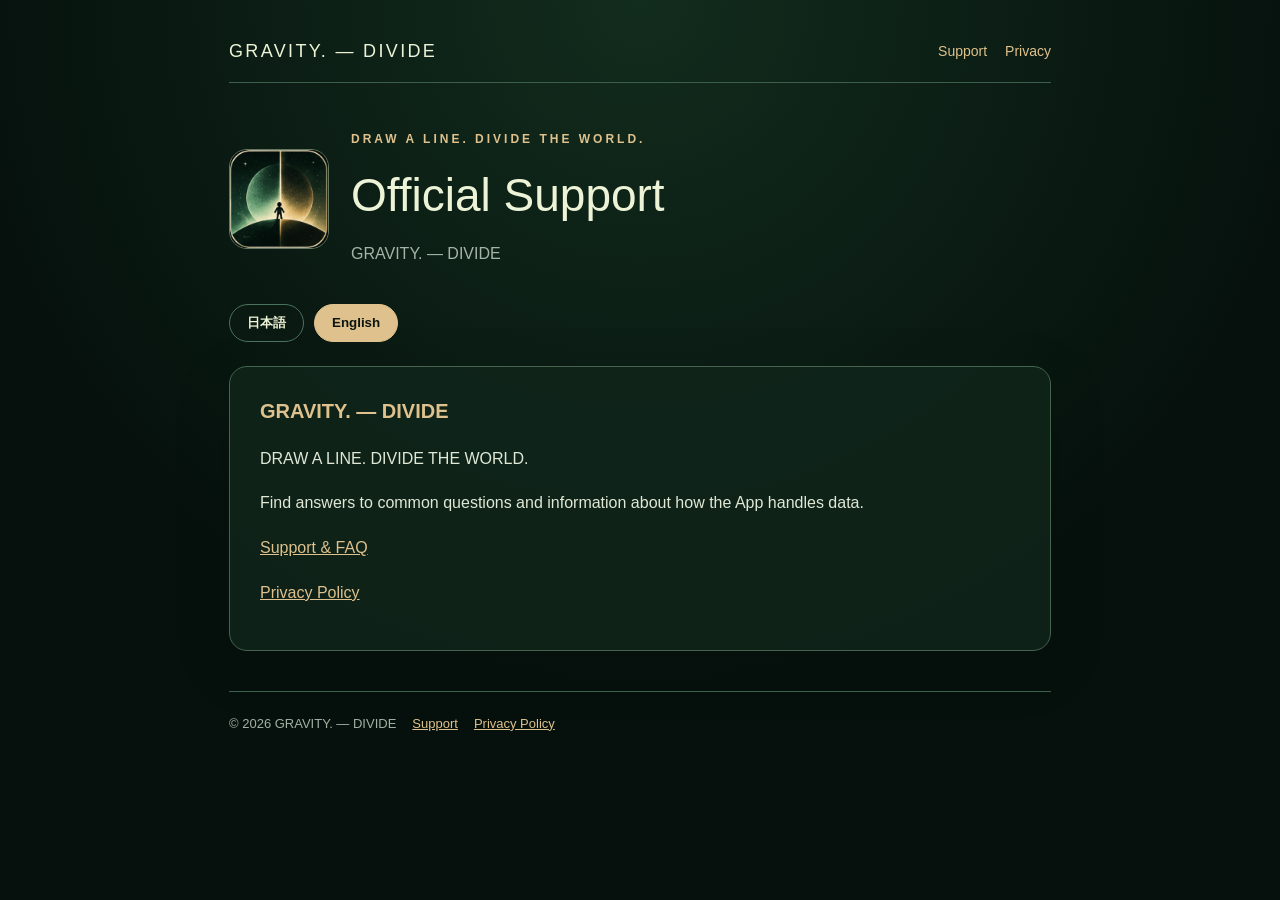
<file: index.html>
<!doctype html><html lang="ja"><head><meta charset="utf-8"><meta name="viewport" content="width=device-width,initial-scale=1"><meta name="color-scheme" content="dark"><meta name="theme-color" content="#06110d"><meta name="description" content="GRAVITY. — DIVIDE official support and privacy information"><link rel="icon" href="artwork.png"><link rel="stylesheet" href="style.css"></head><body data-title-ja="公式サポート" data-title-en="Official Support"><div class="shell"><nav class="nav"><a class="brand" href="index.html">GRAVITY. — DIVIDE</a><div class="navlinks"><a href="support.html" data-lang="ja">サポート</a><a href="support.html" data-lang="en" class="hide">Support</a><a href="privacy.html" data-lang="ja">プライバシー</a><a href="privacy.html" data-lang="en" class="hide">Privacy</a></div></nav><header class="hero"><img src="artwork.png" alt="GRAVITY. — DIVIDE icon"><div><div class="eyebrow">DRAW A LINE. DIVIDE THE WORLD.</div><h1 data-lang="ja">公式サポート</h1><h1 data-lang="en" class="hide">Official Support</h1><p>GRAVITY. — DIVIDE</p></div></header><div class="langrow" aria-label="Language"><button type="button" data-language-button="ja" aria-pressed="true">日本語</button><button type="button" data-language-button="en" aria-pressed="false">English</button></div><section class="content" data-lang="ja"><h2>GRAVITY. — DIVIDE</h2><p>線を引き、世界を分けろ。</p><p>ゲームに関するお問い合わせやプライバシー情報はこちらから確認できます。</p><p><a href="support.html?lang=ja">サポート・よくある質問</a></p><p><a href="privacy.html?lang=ja">プライバシーポリシー</a></p></section><section class="content hide" data-lang="en"><h2>GRAVITY. — DIVIDE</h2><p>DRAW A LINE. DIVIDE THE WORLD.</p><p>Find answers to common questions and information about how the App handles data.</p><p><a href="support.html?lang=en">Support & FAQ</a></p><p><a href="privacy.html?lang=en">Privacy Policy</a></p></section><footer><span>© 2026 GRAVITY. — DIVIDE</span><a href="support.html">Support</a><a href="privacy.html">Privacy Policy</a></footer></div><script src="site.js" defer></script></body></html>
</file>
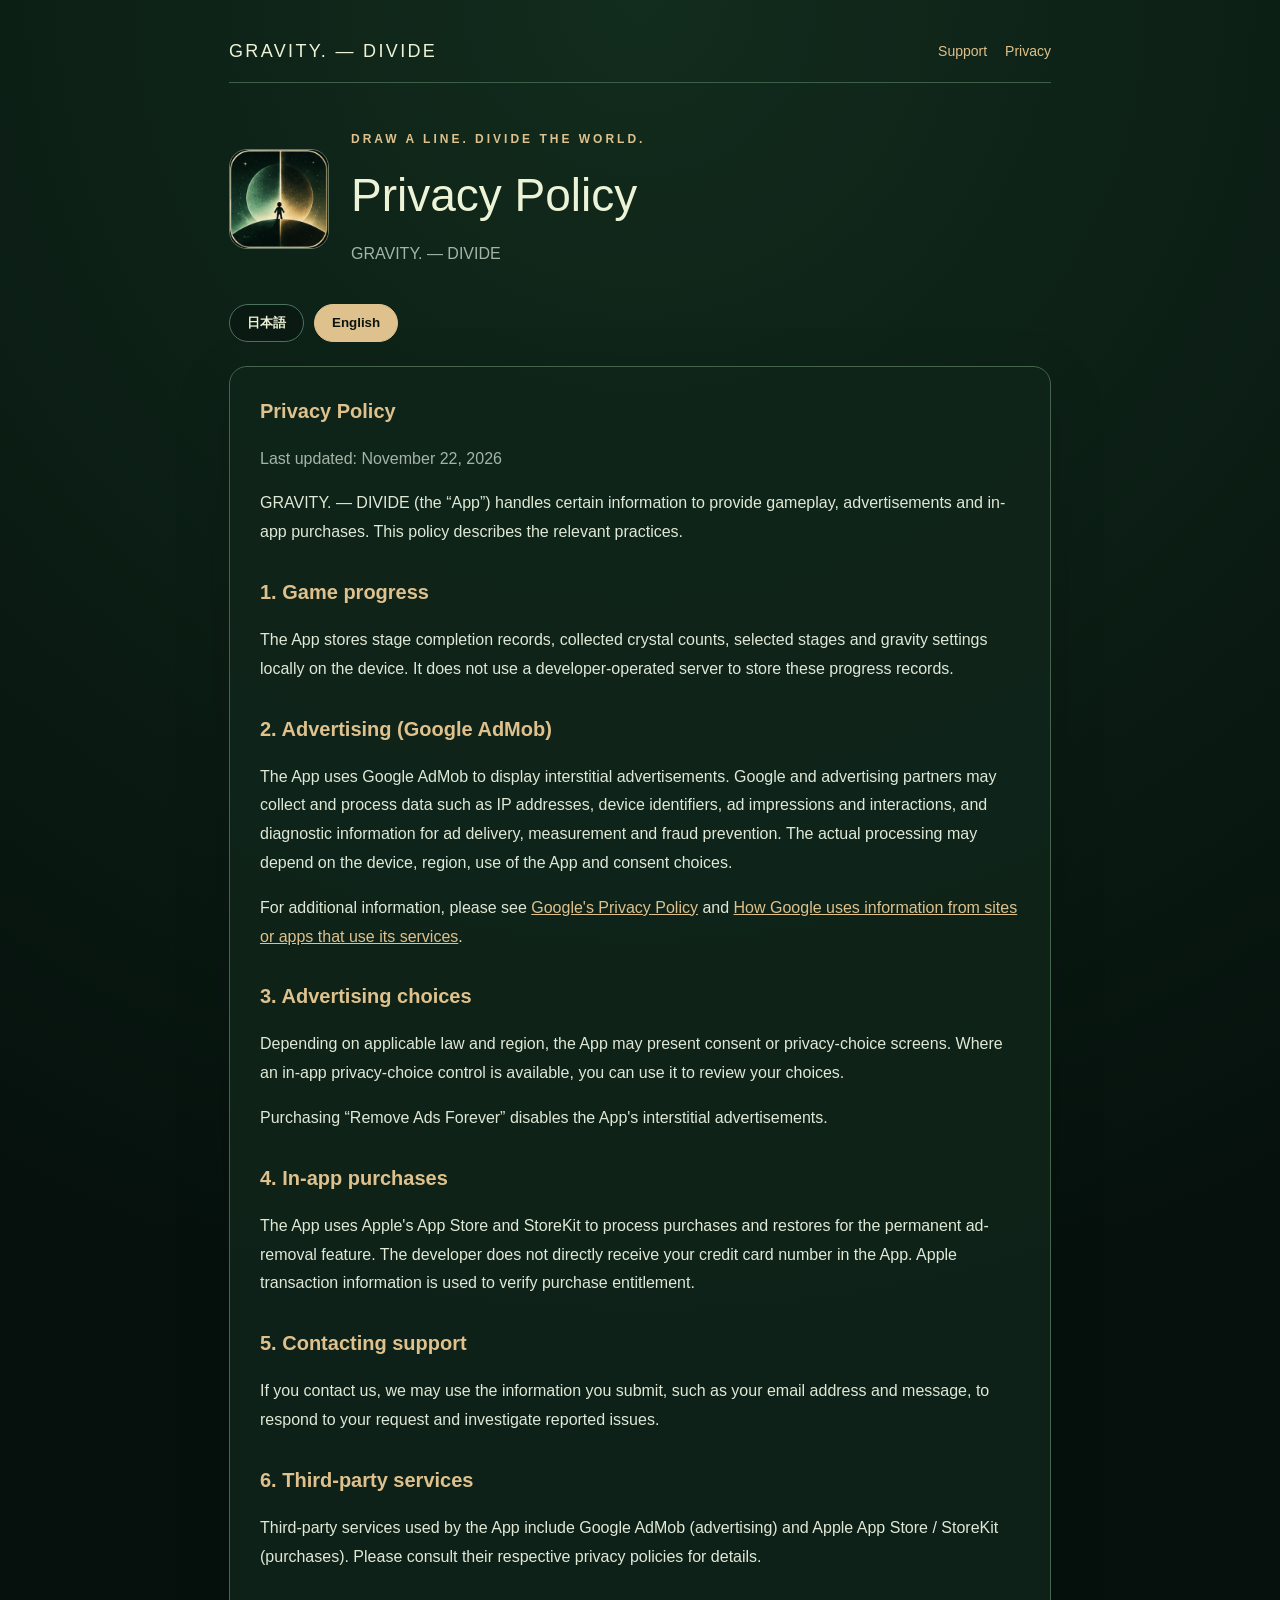
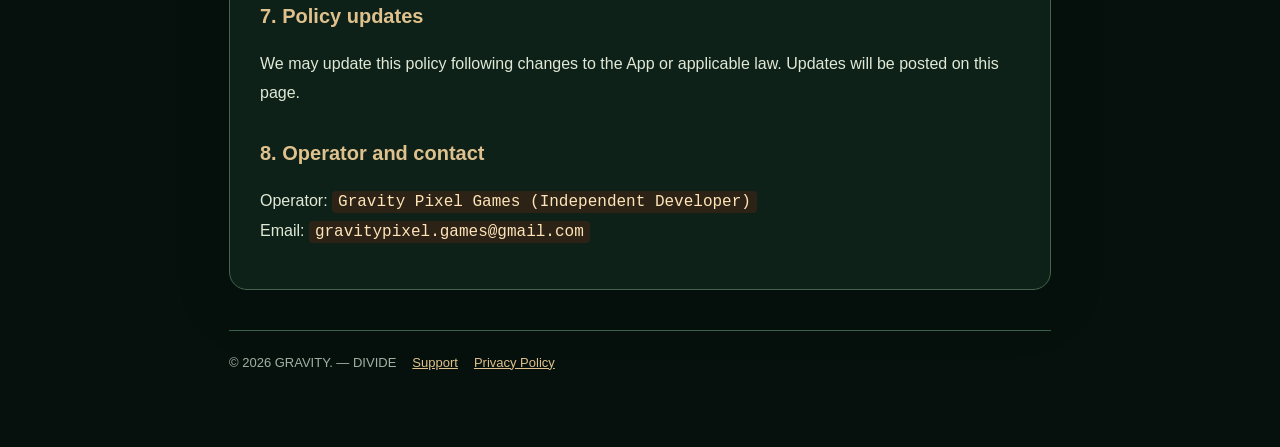
<file: privacy.html>
<!doctype html><html lang="ja"><head><meta charset="utf-8"><meta name="viewport" content="width=device-width,initial-scale=1"><meta name="color-scheme" content="dark"><meta name="theme-color" content="#06110d"><meta name="description" content="GRAVITY. — DIVIDE official support and privacy information"><link rel="icon" href="artwork.png"><link rel="stylesheet" href="style.css"></head><body data-title-ja="プライバシーポリシー" data-title-en="Privacy Policy"><div class="shell"><nav class="nav"><a class="brand" href="index.html">GRAVITY. — DIVIDE</a><div class="navlinks"><a href="support.html" data-lang="ja">サポート</a><a href="support.html" data-lang="en" class="hide">Support</a><a href="privacy.html" data-lang="ja">プライバシー</a><a href="privacy.html" data-lang="en" class="hide">Privacy</a></div></nav><header class="hero"><img src="artwork.png" alt="GRAVITY. — DIVIDE icon"><div><div class="eyebrow">DRAW A LINE. DIVIDE THE WORLD.</div><h1 data-lang="ja">プライバシーポリシー</h1><h1 data-lang="en" class="hide">Privacy Policy</h1><p>GRAVITY. — DIVIDE</p></div></header><div class="langrow" aria-label="Language"><button type="button" data-language-button="ja" aria-pressed="true">日本語</button><button type="button" data-language-button="en" aria-pressed="false">English</button></div><section class="content" data-lang="ja"><h2>プライバシーポリシー</h2><p class="muted">最終更新日：2026年11月22日</p><p>GRAVITY. — DIVIDE（以下「本アプリ」）では、ゲームの提供、広告表示、アプリ内課金のために必要な情報が取り扱われます。本ポリシーでは、その概要を説明します。</p>
<h2>1. ゲームの進行状況</h2><p>ステージクリア記録、クリスタルの取得記録、選択ステージ、重力設定などのゲーム進行情報を、端末内に保存します。これらの記録を保存するための独自の開発者サーバーは使用していません。</p>
<h2>2. 広告（Google AdMob）</h2><p>本アプリはGoogle AdMobを使用して全画面広告を配信します。広告の提供、効果測定、不正利用防止などのため、Googleや広告関連事業者がIPアドレス、端末識別子、広告の表示・操作情報、アプリの診断情報などを取得・処理する場合があります。処理される情報は利用状況や端末・地域、同意設定などにより異なります。</p><p>Googleの取扱いについては<a href="https://policies.google.com/privacy" target="_blank" rel="noopener noreferrer">Googleプライバシーポリシー</a>および<a href="https://policies.google.com/technologies/partner-sites" target="_blank" rel="noopener noreferrer">Googleのパートナーサービスに関する説明</a>をご確認ください。</p>
<h2>3. 広告に関する選択</h2><p>法令や配信地域の要件に応じて、広告の同意画面やプライバシーに関する選択肢が表示される場合があります。アプリ内で該当する選択肢が表示される場合は、そこから設定を見直せます。</p><p>「永久広告削除」を購入した場合は、本アプリの全画面広告を停止します。</p>
<h2>4. アプリ内購入</h2><p>永久広告削除の購入と復元には、AppleのApp Store／StoreKitを使用します。開発者がアプリ内でクレジットカード番号を直接受け取ることはありません。購入状態の確認には、Appleが提供する取引情報を使用します。</p>
<h2>5. お問い合わせ</h2><p>お問い合わせをいただいた場合、利用者が送信した内容やメールアドレスなどを、問い合わせへの回答や不具合調査に必要な範囲で利用することがあります。</p>
<h2>6. 第三者サービス</h2><p>本アプリが利用する第三者サービスは、Google AdMob（広告）とApple App Store／StoreKit（アプリ内課金）です。各サービスによる情報の取扱いについては、それぞれのポリシーをご確認ください。</p>
<h2>7. 改定</h2><p>本ポリシーは、アプリの機能や法令の変更等に伴い改定する場合があります。変更内容は本ページでご案内します。</p>
<h2>8. 運営者・連絡先</h2><p>運営者：<span class="contact-placeholder">Gravity Pixel Games（個人開発）</span><br>メール：<span class="contact-placeholder">gravitypixel.games@gmail.com</span></p></section><section class="content hide" data-lang="en"><h2>Privacy Policy</h2><p class="muted">Last updated: November 22, 2026</p><p>GRAVITY. — DIVIDE (the “App”) handles certain information to provide gameplay, advertisements and in-app purchases. This policy describes the relevant practices.</p>
<h2>1. Game progress</h2><p>The App stores stage completion records, collected crystal counts, selected stages and gravity settings locally on the device. It does not use a developer-operated server to store these progress records.</p>
<h2>2. Advertising (Google AdMob)</h2><p>The App uses Google AdMob to display interstitial advertisements. Google and advertising partners may collect and process data such as IP addresses, device identifiers, ad impressions and interactions, and diagnostic information for ad delivery, measurement and fraud prevention. The actual processing may depend on the device, region, use of the App and consent choices.</p><p>For additional information, please see <a href="https://policies.google.com/privacy" target="_blank" rel="noopener noreferrer">Google's Privacy Policy</a> and <a href="https://policies.google.com/technologies/partner-sites" target="_blank" rel="noopener noreferrer">How Google uses information from sites or apps that use its services</a>.</p>
<h2>3. Advertising choices</h2><p>Depending on applicable law and region, the App may present consent or privacy-choice screens. Where an in-app privacy-choice control is available, you can use it to review your choices.</p><p>Purchasing “Remove Ads Forever” disables the App's interstitial advertisements.</p>
<h2>4. In-app purchases</h2><p>The App uses Apple's App Store and StoreKit to process purchases and restores for the permanent ad-removal feature. The developer does not directly receive your credit card number in the App. Apple transaction information is used to verify purchase entitlement.</p>
<h2>5. Contacting support</h2><p>If you contact us, we may use the information you submit, such as your email address and message, to respond to your request and investigate reported issues.</p>
<h2>6. Third-party services</h2><p>Third-party services used by the App include Google AdMob (advertising) and Apple App Store / StoreKit (purchases). Please consult their respective privacy policies for details.</p>
<h2>7. Policy updates</h2><p>We may update this policy following changes to the App or applicable law. Updates will be posted on this page.</p>
<h2>8. Operator and contact</h2><p>Operator: <span class="contact-placeholder">Gravity Pixel Games (Independent Developer)</span><br>Email: <span class="contact-placeholder">gravitypixel.games@gmail.com</span></p></section><footer><span>© 2026 GRAVITY. — DIVIDE</span><a href="support.html">Support</a><a href="privacy.html">Privacy Policy</a></footer></div><script src="site.js" defer></script></body></html>
</file>
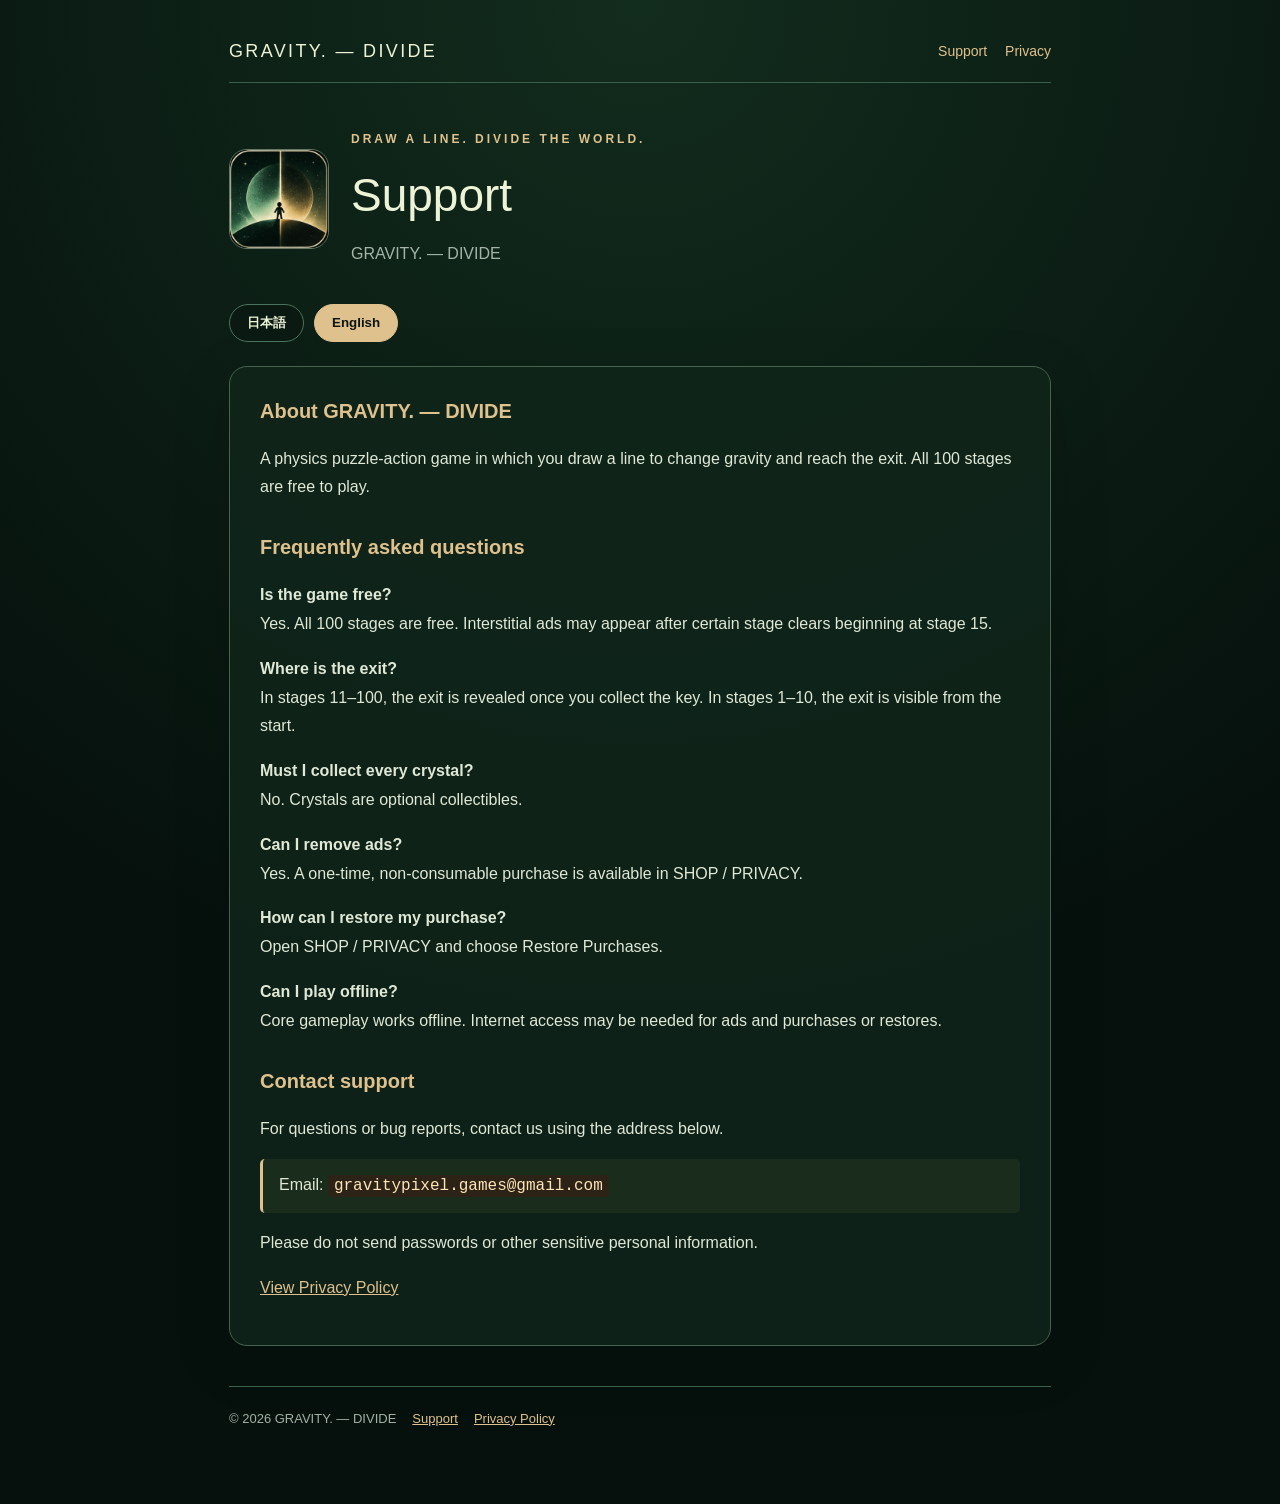
<file: support.html>
<!doctype html><html lang="ja"><head><meta charset="utf-8"><meta name="viewport" content="width=device-width,initial-scale=1"><meta name="color-scheme" content="dark"><meta name="theme-color" content="#06110d"><meta name="description" content="GRAVITY. — DIVIDE official support and privacy information"><link rel="icon" href="artwork.png"><link rel="stylesheet" href="style.css"></head><body data-title-ja="サポート" data-title-en="Support"><div class="shell"><nav class="nav"><a class="brand" href="index.html">GRAVITY. — DIVIDE</a><div class="navlinks"><a href="support.html" data-lang="ja">サポート</a><a href="support.html" data-lang="en" class="hide">Support</a><a href="privacy.html" data-lang="ja">プライバシー</a><a href="privacy.html" data-lang="en" class="hide">Privacy</a></div></nav><header class="hero"><img src="artwork.png" alt="GRAVITY. — DIVIDE icon"><div><div class="eyebrow">DRAW A LINE. DIVIDE THE WORLD.</div><h1 data-lang="ja">サポート</h1><h1 data-lang="en" class="hide">Support</h1><p>GRAVITY. — DIVIDE</p></div></header><div class="langrow" aria-label="Language"><button type="button" data-language-button="ja" aria-pressed="true">日本語</button><button type="button" data-language-button="en" aria-pressed="false">English</button></div><section class="content" data-lang="ja"><h2>GRAVITY. — DIVIDEについて</h2><p>一本の線で重力を操り、ゴールを目指す物理パズルアクションゲームです。全100ステージは無料でプレイできます。</p>
<h2>よくある質問</h2><p><strong>ゲームは無料ですか？</strong><br>はい。全100ステージを無料でプレイできます。ステージ15以降の一部のクリア時に全画面広告が表示される場合があります。</p><p><strong>ゴールが見えません。</strong><br>ステージ11〜100では鍵を取得するとゴールが出現します。ステージ1〜10では最初からゴールが見えます。</p><p><strong>クリスタルはすべて取る必要がありますか？</strong><br>いいえ。クリスタルは任意の収集要素です。</p><p><strong>広告を削除できますか？</strong><br>「SHOP / PRIVACY」から買い切り型の永久広告削除を購入できます。</p><p><strong>以前の購入を復元できますか？</strong><br>同画面の「購入を復元」から復元できます。</p><p><strong>インターネット接続は必要ですか？</strong><br>基本的なゲームプレイはオフラインでも行えます。広告配信や購入・復元にはネット接続が必要な場合があります。</p>
<h2>お問い合わせ</h2><p>不具合の報告やご質問は、次の連絡先までお送りください。</p><p class="note">メール：<span class="contact-placeholder">gravitypixel.games@gmail.com</span></p><p>個人情報やパスワードは送信しないでください。</p><p><a href="privacy.html?lang=ja">プライバシーポリシーを見る</a></p></section><section class="content hide" data-lang="en"><h2>About GRAVITY. — DIVIDE</h2><p>A physics puzzle-action game in which you draw a line to change gravity and reach the exit. All 100 stages are free to play.</p>
<h2>Frequently asked questions</h2><p><strong>Is the game free?</strong><br>Yes. All 100 stages are free. Interstitial ads may appear after certain stage clears beginning at stage 15.</p><p><strong>Where is the exit?</strong><br>In stages 11–100, the exit is revealed once you collect the key. In stages 1–10, the exit is visible from the start.</p><p><strong>Must I collect every crystal?</strong><br>No. Crystals are optional collectibles.</p><p><strong>Can I remove ads?</strong><br>Yes. A one-time, non-consumable purchase is available in SHOP / PRIVACY.</p><p><strong>How can I restore my purchase?</strong><br>Open SHOP / PRIVACY and choose Restore Purchases.</p><p><strong>Can I play offline?</strong><br>Core gameplay works offline. Internet access may be needed for ads and purchases or restores.</p>
<h2>Contact support</h2><p>For questions or bug reports, contact us using the address below.</p><p class="note">Email: <span class="contact-placeholder">gravitypixel.games@gmail.com</span></p><p>Please do not send passwords or other sensitive personal information.</p><p><a href="privacy.html?lang=en">View Privacy Policy</a></p></section><footer><span>© 2026 GRAVITY. — DIVIDE</span><a href="support.html">Support</a><a href="privacy.html">Privacy Policy</a></footer></div><script src="site.js" defer></script></body></html>
</file>
<file: style.css>
:root {color-scheme:dark;--bg:#06110d;--panel:#10251a;--panel2:#0b1913;--gold:#dec18c;--cream:#edf3d6;--mint:#a9c9af;--muted:#a4b5a7;--line:#4b725c}*{box-sizing:border-box}html{scroll-behavior:smooth}body{background:radial-gradient(circle at 50% 0%,#122c1d,#06110d 62%);color:var(--cream);margin:0;font:16px/1.8 -apple-system,BlinkMacSystemFont,'Segoe UI',sans-serif;min-height:100vh}a{color:var(--gold)}a:hover{color:#ffe4b8}.shell{max-width:870px;margin:auto;padding:20px 24px 75px}.nav{display:flex;justify-content:space-between;align-items:center;border-bottom:1px solid #3c5f4a;padding:15px 0;gap:14px;flex-wrap:wrap}.brand{font-size:18px;letter-spacing:.13em;color:var(--cream);text-decoration:none}.navlinks{display:flex;gap:18px;align-items:center;flex-wrap:wrap}.navlinks a{text-decoration:none;font-size:14px}.hero{display:flex;align-items:center;gap:22px;margin:46px 0 35px}.hero img{width:100px;height:100px;object-fit:cover;border-radius:18px;border:1px solid #657662}.eyebrow{letter-spacing:.25em;color:var(--gold);font-size:12px;font-weight:700}.hero h1{font-weight:400;font-size:clamp(27px,4vw,46px);margin:3px 0}.hero p{color:var(--muted);margin:0}.langrow{display:flex;gap:10px;margin:20px 0 24px}.langrow button{border:1px solid var(--line);background:var(--panel2);color:var(--cream);border-radius:30px;padding:9px 17px;font-weight:600;cursor:pointer}.langrow button[aria-pressed=true]{background:var(--gold);color:#0c150f;border-color:var(--gold)}.content{background:rgba(16,37,26,.86);border:1px solid #45634d;border-radius:18px;padding:26px 30px;box-shadow:0 16px 60px #0002}.content h2{color:var(--gold);font-size:20px;margin:27px 0 8px;font-weight:600}.content h2:first-child{margin-top:0}.content p,.content li{color:#e0e8d6}.content ul{padding-left:25px}.note{padding:12px 16px;border-left:3px solid var(--gold);background:#1a2c1b;border-radius:5px}.muted{color:var(--muted)!important}.content a{overflow-wrap:anywhere}.contact-placeholder{font-family:monospace;background:#2c2316;color:#ffe4b8;padding:2px 6px;border-radius:4px}footer{border-top:1px solid #3b604b;margin-top:40px;padding-top:20px;color:#a1b1a4;font-size:13px;display:flex;gap:16px;flex-wrap:wrap}.hide{display:none!important}@media(max-width:550px){.shell{padding:12px 16px 60px}.content{padding:20px}.hero{margin-top:32px}.hero img{width:76px;height:76px}.navlinks{gap:12px}}
</file>
